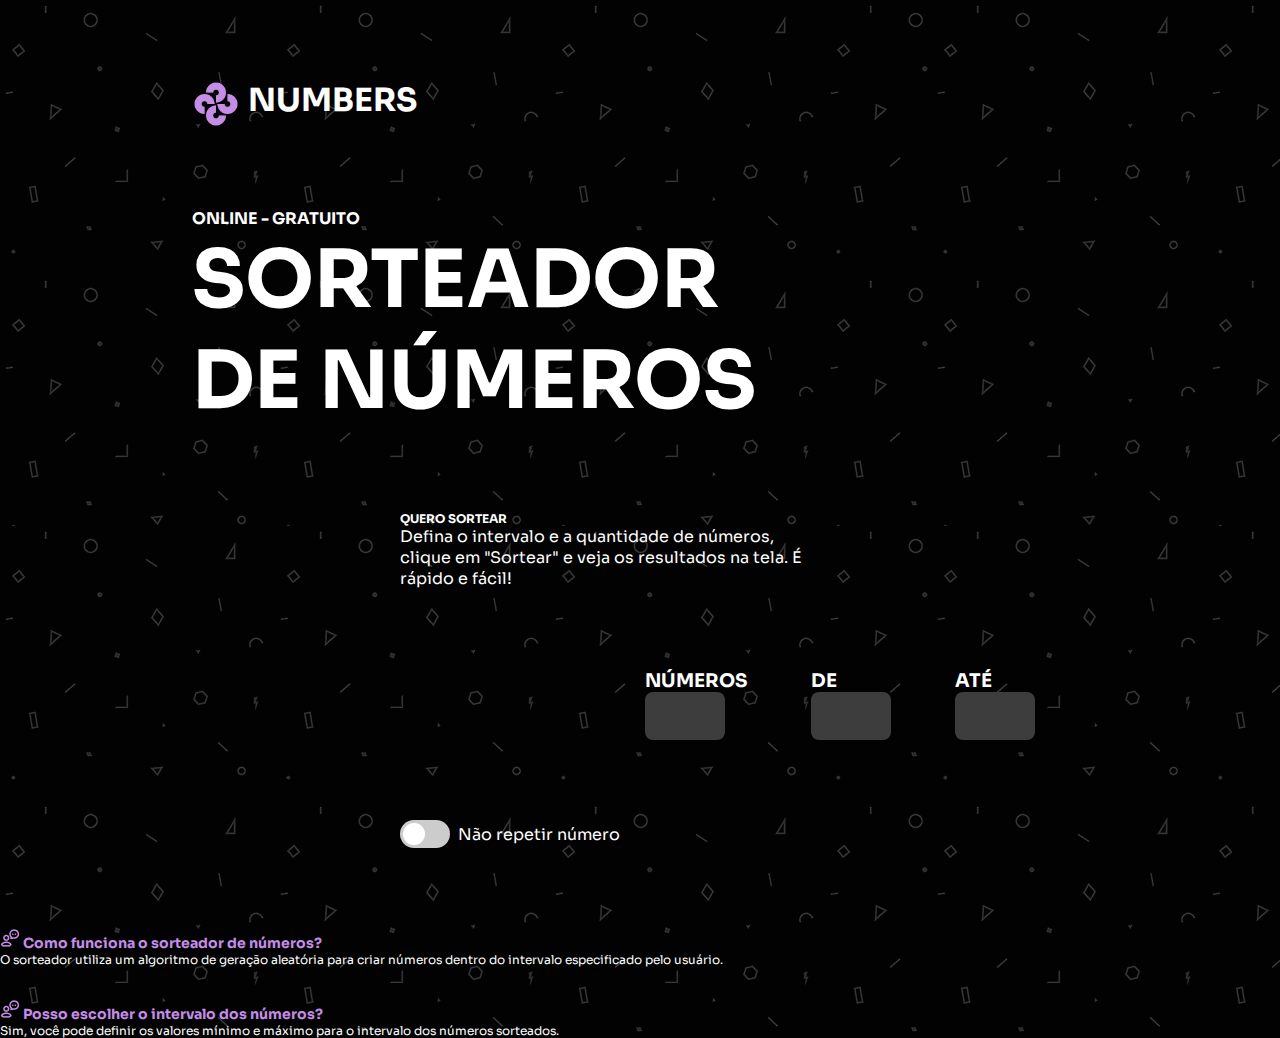
<file: index.html>
<!DOCTYPE html>
<html lang="en">
  <head>
    <meta charset="UTF-8" />
    <meta name="viewport" content="width=device-width, initial-scale=1.0" />
    <title>Sorteador de números</title>
    <link rel="stylesheet" href="src/styles/style.css" />
  </head>
  <body>
    <header>
      <img src="src/styles/content/img/Frame 48095955@2x.png" alt="Logo" />
      <h1>NUMBERS</h1>
    </header>
    <section class="title">
      <h3>ONLINE - GRATUITO</h3>
      <h1>SORTEADOR<br />DE NÚMEROS</h1>
    </section>
    <main>
      <div class="results">
        <h3>QUERO SORTEAR</h3>
        <p>
          Defina o intervalo e a quantidade de números,<br />
          clique em "Sortear" e veja os resultados na tela. É<br />
          rápido e fácil!
        </p>
      </div>
      <section class="numbers">
        <div class="numeros">
          <h3>NÚMEROS</h3>
          <input type="number" value="number" />
        </div>
        <div class="de">
          <h3>DE</h3>
          <input type="number" value="number" />
        </div>
        <div class="ate">
          <h3>ATÉ</h3>
          <input type="number" value="number" />
        </div>
      </section>
      <div class="act-dt">
        <label class="switch">
          <input type="checkbox" id="toggle" />
          <span class="slider"></span>
        </label>
        <p>Não repetir número</p>
      </div>
    </main>
    <footer>
      <div class="info1">
        <h3>
          <img
            src="src/styles/content/img/question.png"
            alt="personagem com dúvida"
          />
          Como funciona o sorteador de números?
        </h3>
        <p>
          O sorteador utiliza um algoritmo de geração aleatória para criar
          números dentro do intervalo especificado pelo usuário.
        </p>
      </div>
      <div class="info2">
        <h3>
          <img
            src="src/styles/content/img/question.png"
            alt="personagem com dúvida"
          />
          Posso escolher o intervalo dos números?
        </h3>
        <p>
          Sim, você pode definir os valores mínimo e máximo para o intervalo dos
          números sorteados.
        </p>
      </div>
    </footer>
    <script src="src/js/script.js"></script>
  </body>
</html>
</file>
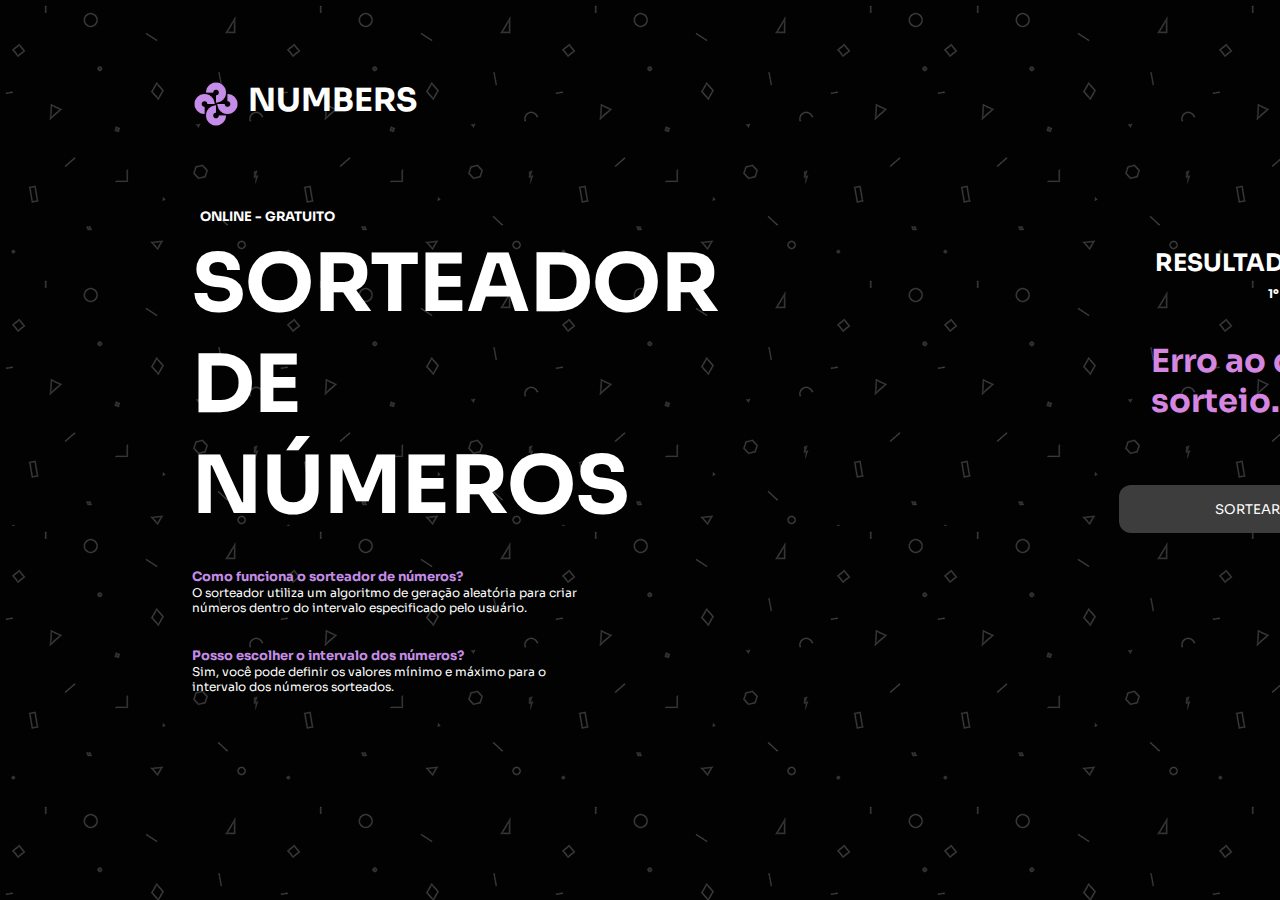
<file: sorteado.html>
<!DOCTYPE html>
<html lang="en">
  <head>
    <meta charset="UTF-8" />
    <meta name="viewport" content="width=device-width, initial-scale=1.0" />
    <title>Sorteando</title>
    <link rel="stylesheet" href="src/styles/sorteado.css" />
  </head>
  <body>
    <header>
      <img src="src/styles/content/img/Frame 48095955@2x.png" alt="Logo" />
      <h1>NUMBERS</h1>
    </header>
    <section class="all">
      <section class="main">
        <section class="title">
          <h3>ONLINE - GRATUITO</h3>
          <h1>SORTEADOR<br />DE NÚMEROS</h1>
          <div class="info1">
            <h3>Como funciona o sorteador de números?</h3>
            <p>
              O sorteador utiliza um algoritmo de geração aleatória para
              criar<br />
              números dentro do intervalo especificado pelo usuário.
            </p>
          </div>

          <div class="info2">
            <h3>Posso escolher o intervalo dos números?</h3>
            <p>
              Sim, você pode definir os valores mínimo e máximo para o<br />
              intervalo dos números sorteados.
            </p>
          </div>
        </section>
      </section>
      <main>
        <div class="results">
          <h2>RESULTADO DO SORTEIO</h2>
          <h3>1º RESULTADO</h3>
        </div>
        <div class="number">
          <h1></h1>
        </div>
        <div class="butt">
          <button id="return">
            SORTEAR NOVAMENTE<img
              src="src/styles/content/img/replay-Stroke-Rounded.png"
            />
          </button>
        </div>
      </main>
    </section>
    <script src="src/js/scrpit2.js"></script>
  </body>
</html>
</file>
<file: src/styles/style.css>
@import url("https://fonts.googleapis.com/css2?family=Roboto+Flex:opsz,wght@8..144,100..1000&family=Roboto+Mono:ital,wght@0,100..700;1,100..700&family=Sora:wght@100..800&display=swap");

* {
  margin: 0;
  padding: 0;
  box-sizing: border-box;
  font-family: Sora, sans-serif;
  color: var(--content-primary);
}

:root {
  --content-primary: #ffffff;
  --content-secondary: #c7c9cc;
  --content-tertiary: #d9d9d9;
  --content-brand: #c58de7;
  --color-inverse: #030203;

  --bg-primary: #020202;
  --bg-secondary: #111012;
  --bg-tertiary: #24222e;
  --bg-brand: #c58de7;
  --bg-gray: #3d3d3d;

  --accent-pink: #d586e0;
  --accent-blue: #91a1fa;
  --accent-green: #77c0af;
  --accent-lime: #d1dc97;
  --accent-red: #e9a9b3;

  --gradient-border: #77c0af 0%, #d1dc97 14.84%, #e9a9b3 32.15%, #d586e0 65.79%,
    #91a1fa 84.58%;
  --gradient-background: #d586e0 0%, #91a1fa 98.93%;
  --gradient-content: #c7c9cc 0%, #3d3d3d 100%;
}

input[type="number"]::-webkit-inner-spin-button,
input[type="number"]::-webkit-outer-spin-button {
  -webkit-appearance: none;
  margin: 0;
}

input[type="number"] {
  -moz-appearance: textfield;
}

body {
  background-color: var(--bg-primary);
  background-image: url("content/img/Shapes.png");
}

button {
  cursor: pointer;
}

header {
  margin: 5rem 0rem 0rem 12rem;
  display: flex;
  justify-content: flex-start;
  gap: 0.5rem;
}

header img {
  width: 3rem;
}

.title {
  display: block;
  margin: 5rem 0rem 5rem 12rem;
}

@media (min-width: 1001px) {
  .title h1 {
    font-size: 5rem;
    margin: 0 auto;
  }

  .title h3 {
    font-size: 1rem;
    margin: 0 auto;
  }

  .main {
    display: flex;
  }

  .row-numbers {
    margin: 2rem 0 0 0;
    display: flex;
    gap: 1rem;
  }

  .act-dt {
    margin: 1rem 0 0 0;
  }
}

@media (min-width: 600px) and (max-width: 1000px) {
  body {
    display: flex;
    flex-direction: column;
  }

  header {
    display: flex;
    justify-content: center;
  }

  main {
    text-align: center;
  }

  .main {
    text-align: center;
  }

  .act-dt {
    justify-content: center;
  }

  .about-cont {
    margin: 2rem;
  }

  .act-dt {
    margin: 2rem 0 0 0;
  }
}

main {
  margin: 5rem 0rem 5rem 25rem;
}

.results {
  display: block;
}

.results h3 {
  font-size: 0.75rem;
}

.numbers {
  margin: 5rem;
  display: flex;
  justify-content: center;
  gap: 4rem;
}

.numeros input {
  font-size: 2rem;
  color: var(--content-primary);
  height: 3rem;
  width: 5rem;
  border-radius: 0.5rem;
  background-color: var(--bg-gray);
  border-style: none;
}

input[type="number"] {
  outline: none;
}

.de input {
  font-size: 2rem;
  color: var(--content-primary);
  height: 3rem;
  width: 5rem;
  border-radius: 0.5rem;
  background-color: var(--bg-gray);
  border-style: none;
}

.ate input {
  font-size: 2rem;
  color: var(--content-primary);
  height: 3rem;
  width: 5rem;
  border-radius: 0.5rem;
  background-color: var(--bg-gray);
  border-style: none;
}

.info1 {
  font-size: 0.75rem;
}

.info1 h3 {
  margin: 2rem 0 0 0;
  color: var(--content-brand);
}

.info2 {
  font-size: 0.75rem;
}

.info2 h3 {
  margin: 2rem 0 0 0;
  color: var(--content-brand);
}

.act-dt {
  display: flex;
  align-items: center;
  gap: 0.5rem;
}

.switch {
  position: relative;
  display: inline-block;
  width: 50px;
  height: 28px;
}

.switch input {
  opacity: 0;
  width: 0;
  height: 0;
}

.slider {
  position: absolute;
  cursor: pointer;
  background-color: #ccc;
  border-radius: 34px;
  top: 0;
  left: 0;
  right: 0;
  bottom: 0;
  transition: background-color 0.3s;
}

.slider::before {
  content: "";
  position: absolute;
  height: 22px;
  width: 22px;
  left: 3px;
  bottom: 3px;
  background-color: white;
  border-radius: 50%;
  transition: transform 0.3s;
}

input:checked + .slider {
  background-color: var(--bg-brand);
}

input:checked + .slider::before {
  transform: translateX(22px);
}

.sort {
  margin: 2rem 0 0 0;
  width: 24rem;
  height: 3rem;
  color: var(--content-primary);
  background-color: var(--bg-gray);
  border-radius: 0.75rem;
  border-style: none;
}

.numeros input {
  text-align: center;
}

.de input {
  text-align: center;
}

.ate input {
  text-align: center;
}
</file>
<file: src/styles/sorteado.css>
@import url("https://fonts.googleapis.com/css2?family=Roboto+Flex:opsz,wght@8..144,100..1000&family=Roboto+Mono:ital,wght@0,100..700;1,100..700&family=Sora:wght@100..800&display=swap");

* {
  margin: 0;
  padding: 0;
  box-sizing: border-box;
  font-family: Sora, sans-serif;
  color: var(--content-primary);
}

:root {
  --content-primary: #ffffff;
  --content-secondary: #c7c9cc;
  --content-tertiary: #d9d9d9;
  --content-brand: #c58de7;
  --color-inverse: #030203;

  --bg-primary: #020202;
  --bg-secondary: #111012;
  --bg-tertiary: #24222e;
  --bg-brand: #c58de7;
  --bg-gray: #3d3d3d;

  --accent-pink: #d586e0;
  --accent-blue: #91a1fa;
  --accent-green: #77c0af;
  --accent-lime: #d1dc97;
  --accent-red: #e9a9b3;

  --gradient-border: #77c0af 0%, #d1dc97 14.84%, #e9a9b3 32.15%, #d586e0 65.79%,
    #91a1fa 84.58%;
  --gradient-background: #d586e0 0%, #91a1fa 98.93%;
  --gradient-content: #c7c9cc 0%, #3d3d3d 100%;
}

.title h1 {
  font-size: 5rem;
}

body {
  background-color: var(--bg-primary);
  background-image: url("content/img/Shapes.png");
}

header {
  margin: 5rem 0rem 0rem 12rem;
  display: flex;
  justify-content: flex-start;
  gap: 0.5rem;
}

header img {
  width: 3rem;
}

.title {
  display: block;
  margin: 5rem 0rem 5rem 12rem;
}

main {
  margin: 5rem 25rem 0 25rem;
}

.results {
  margin: 2.5rem 0 0 0;
  display: flex;
  align-items: center;
  flex-direction: column;
}

.results h3 {
  font-size: 0.75rem;
}

.number {
  margin: 2rem;
  display: flex;
  justify-content: center;
}

.number h1 {
  font-size: 2rem;
  color: var(--accent-pink);
}

@media (min-width: 375px) {
  .numbers {
    gap: 0.5rem;
  }
}

.butt {
  display: flex;
  justify-content: center;
}

.butt button {
  display: flex;
  justify-content: center;
  align-items: center;
  margin: 2rem 0 0 0;
  width: 24rem;
  height: 3rem;
  color: var(--content-primary);
  background-color: var(--bg-gray);
  border-radius: 0.75rem;
  border-style: none;
  gap: 0.75rem;
  cursor: pointer;
}

.info1 {
  font-size: 0.75rem;
}

.info1 h3 {
  margin: 2rem 0 0 0;
  color: var(--content-brand);
}

.info2 {
  font-size: 0.75rem;
}

.info2 h3 {
  margin: 2rem 0 0 0;
  color: var(--content-brand);
}

.all {
  display: flex;
}

@media (min-width: 375px) {
  h3 {
    font-size: small;
    margin: 0.5rem;
  }
}

@media (min-width: 778px) {
  footer {
    display: flex;
    flex-direction: column;
    align-items: center;
  }
}
</file>
